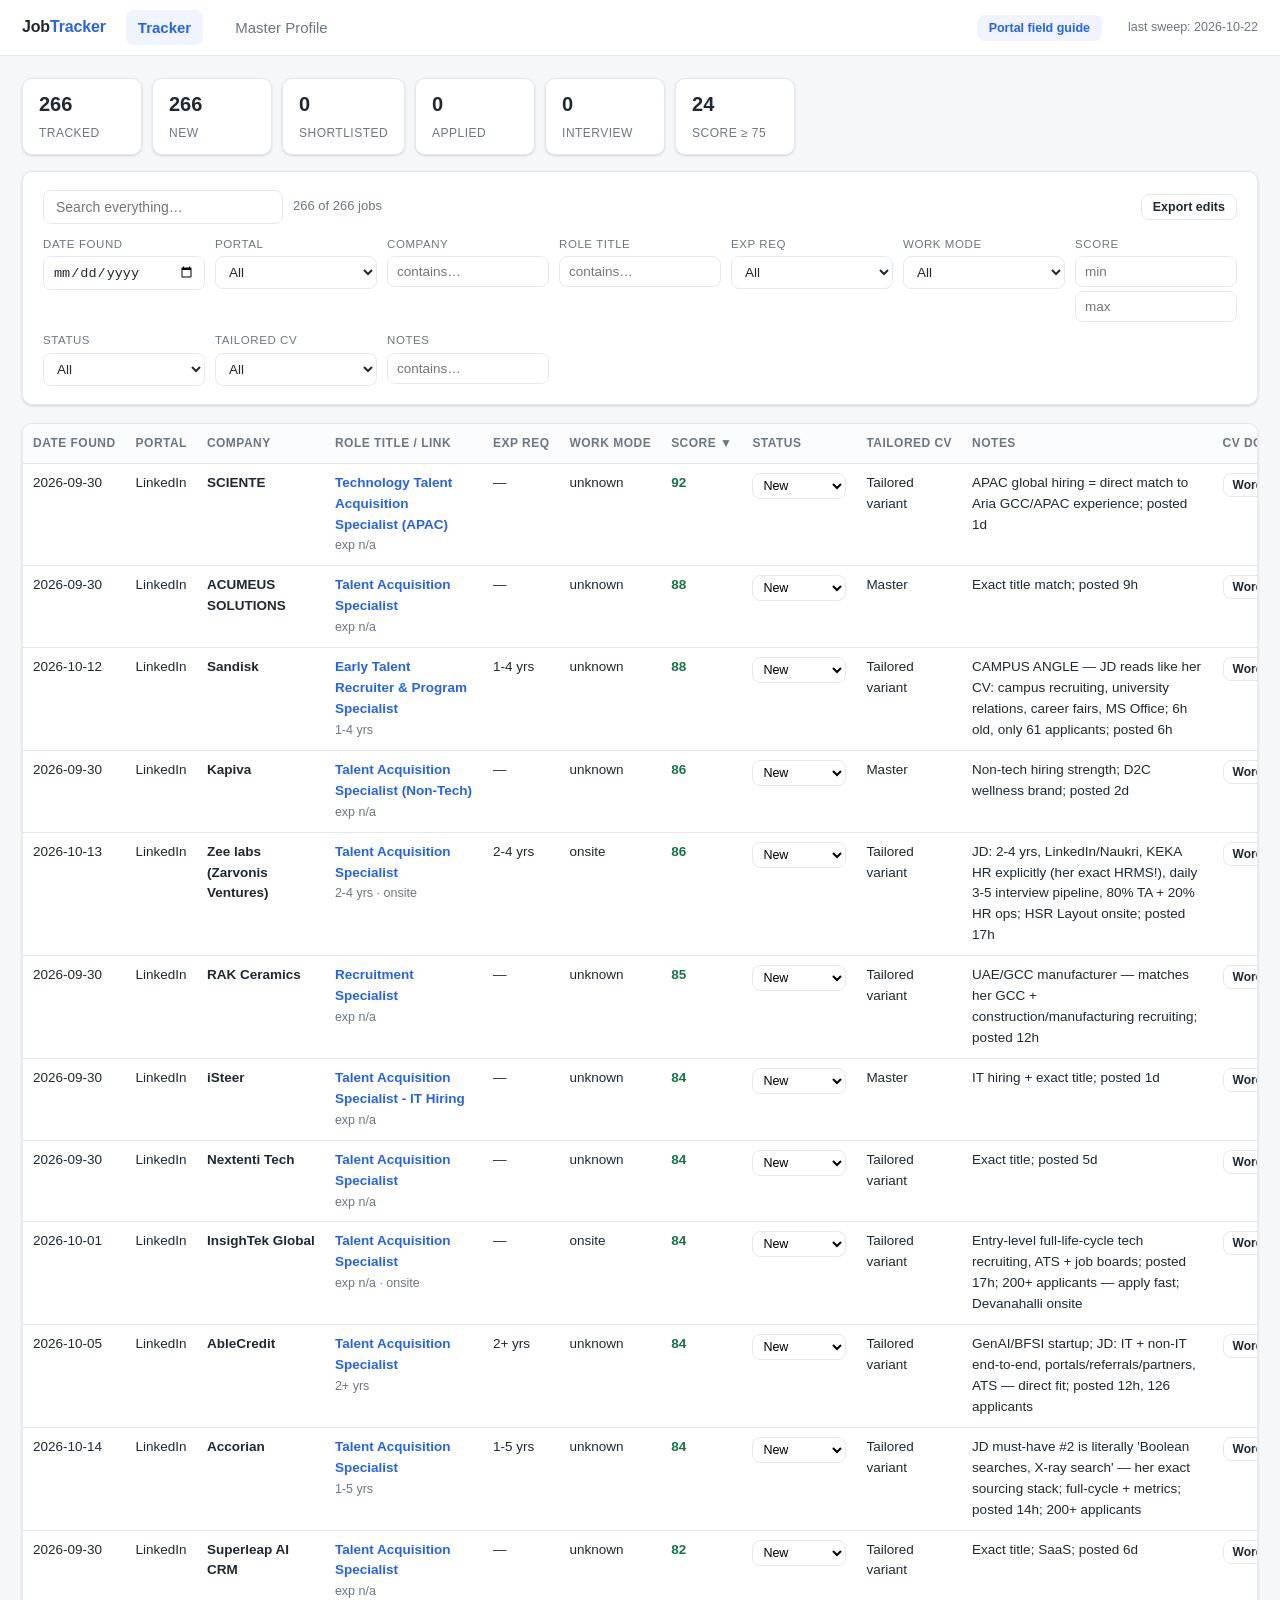
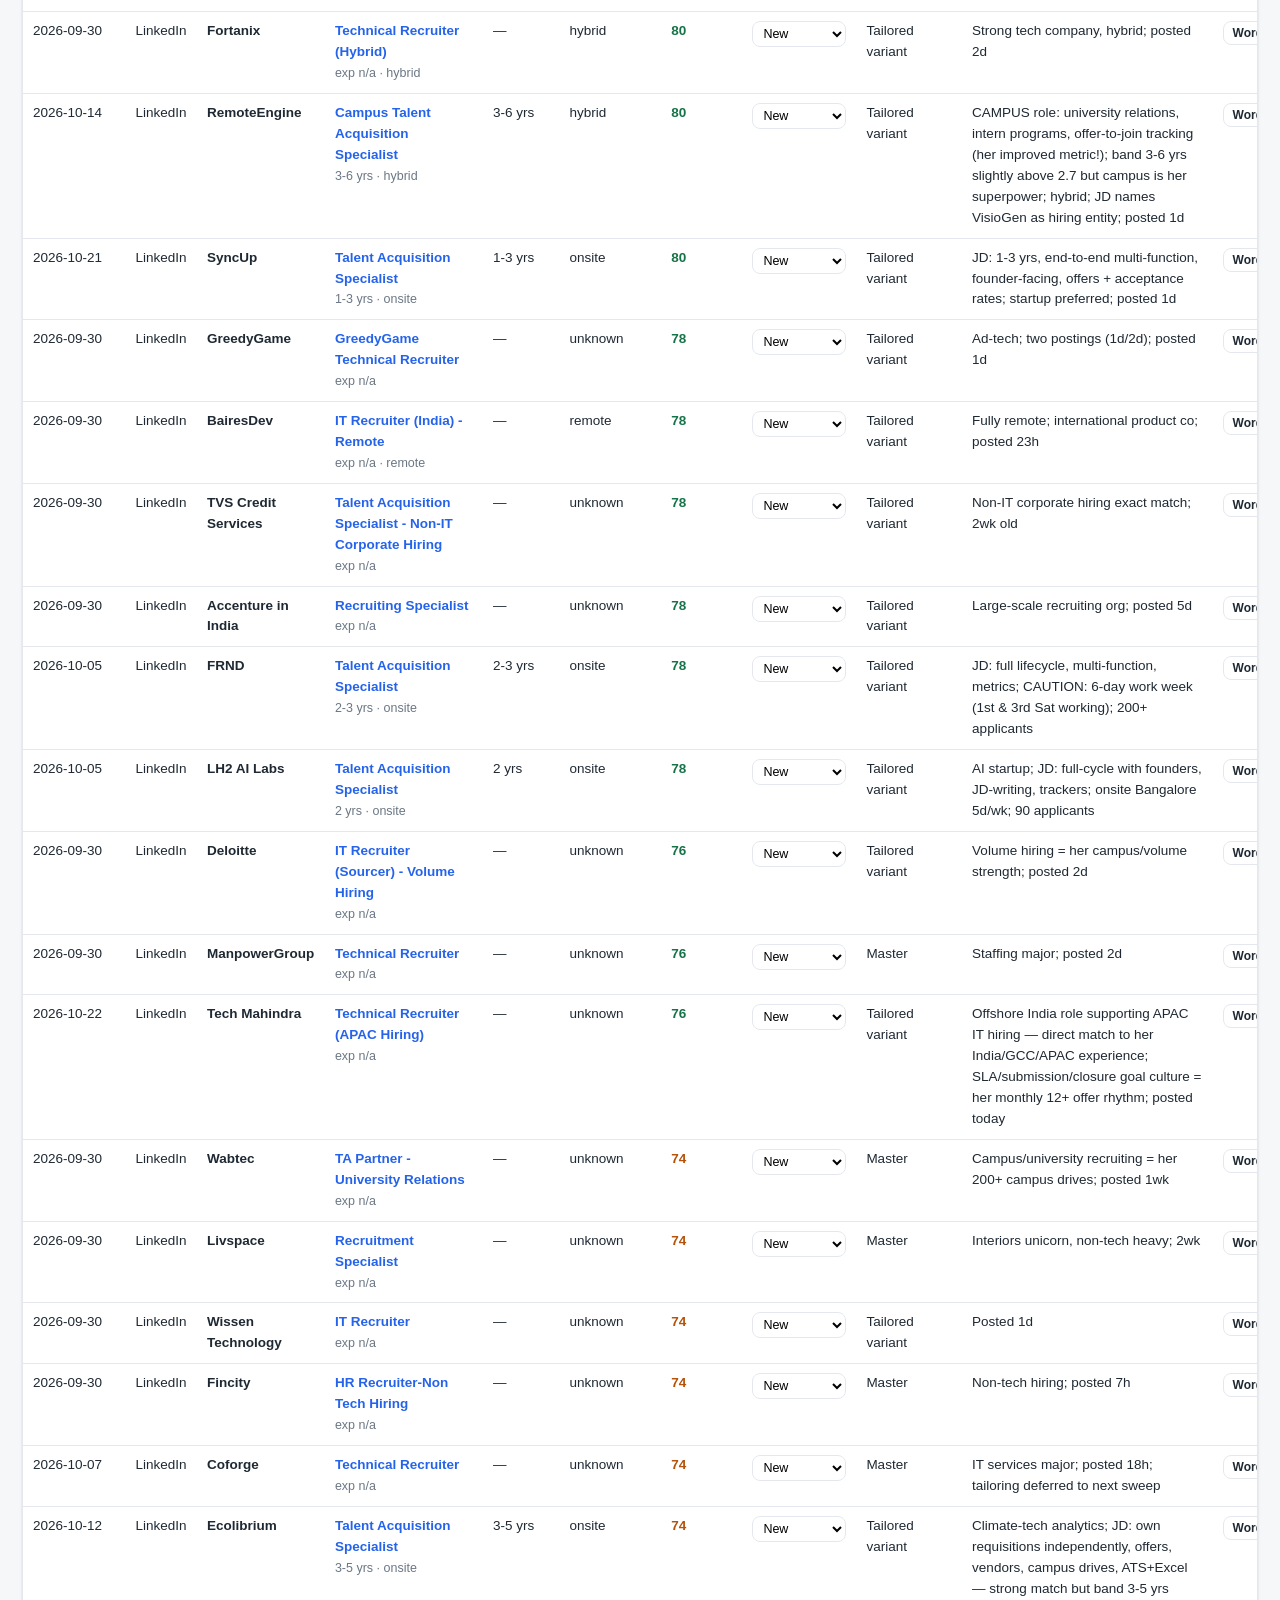
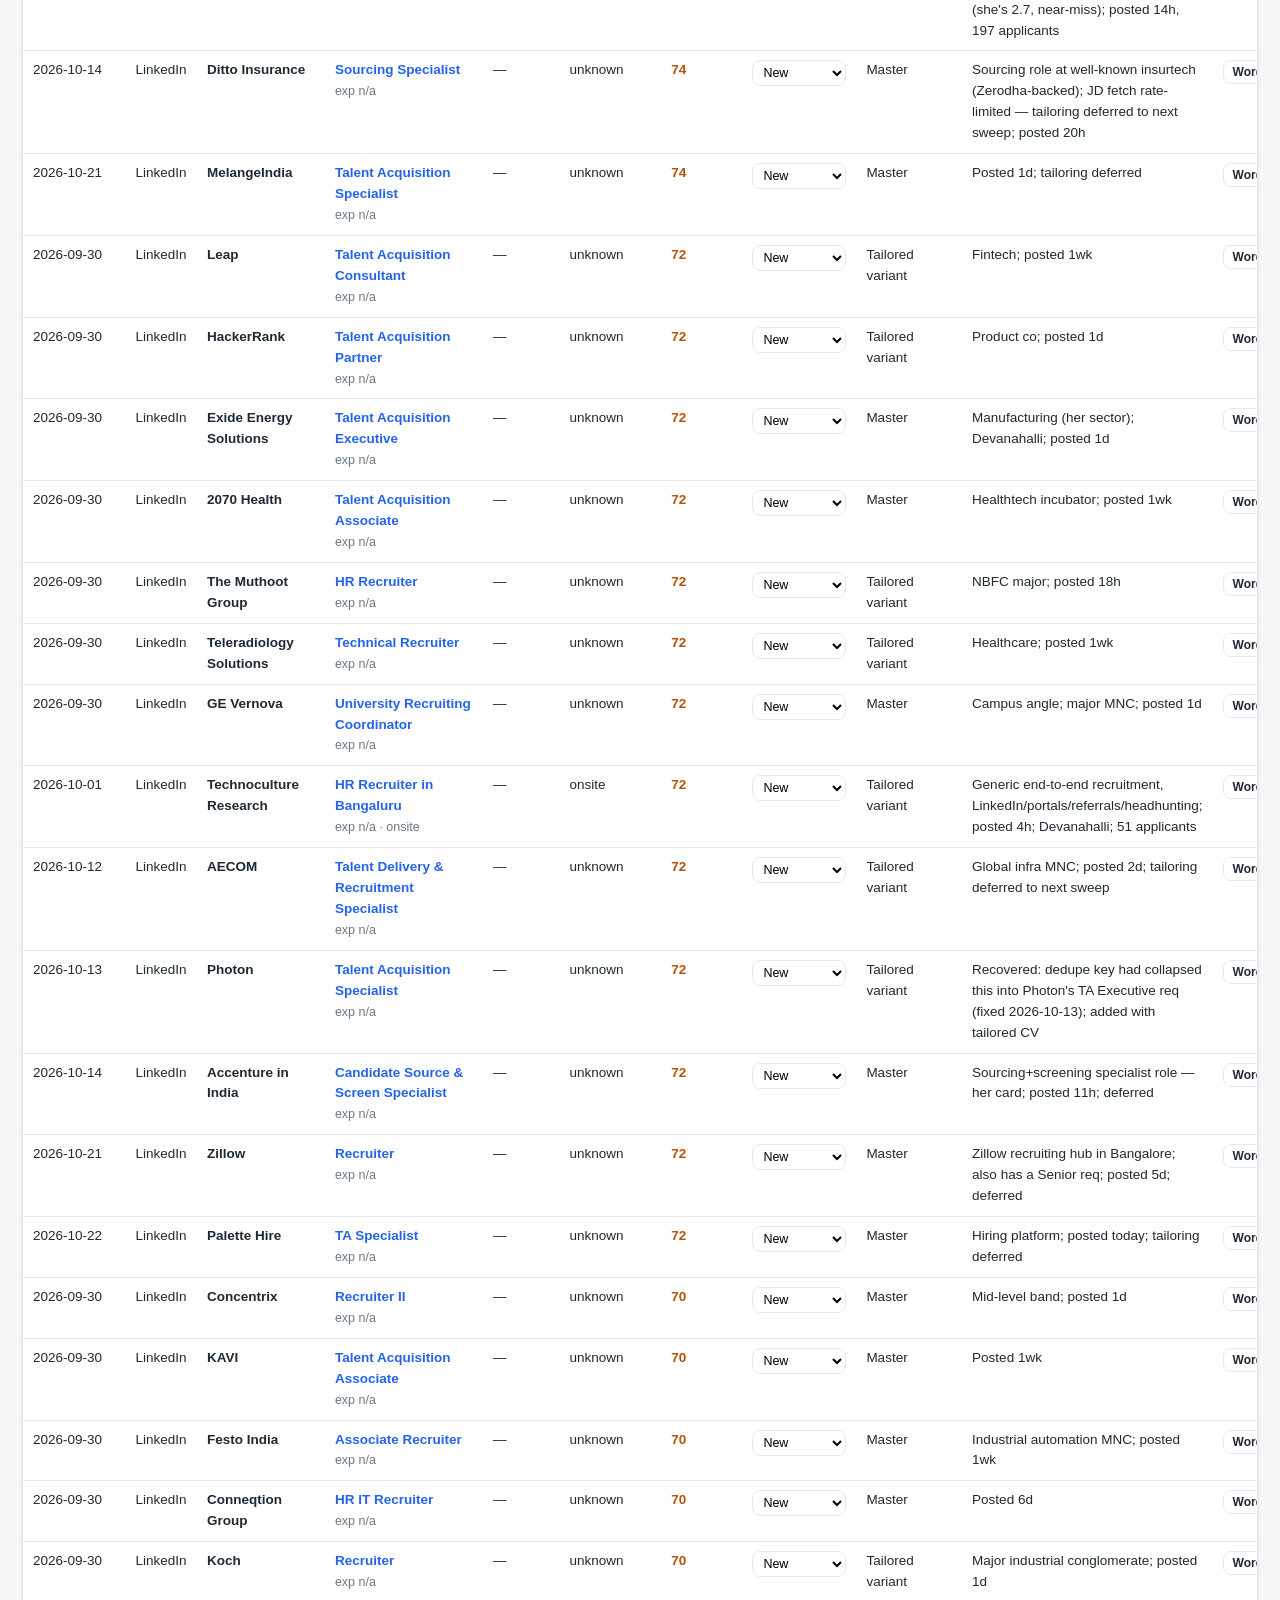
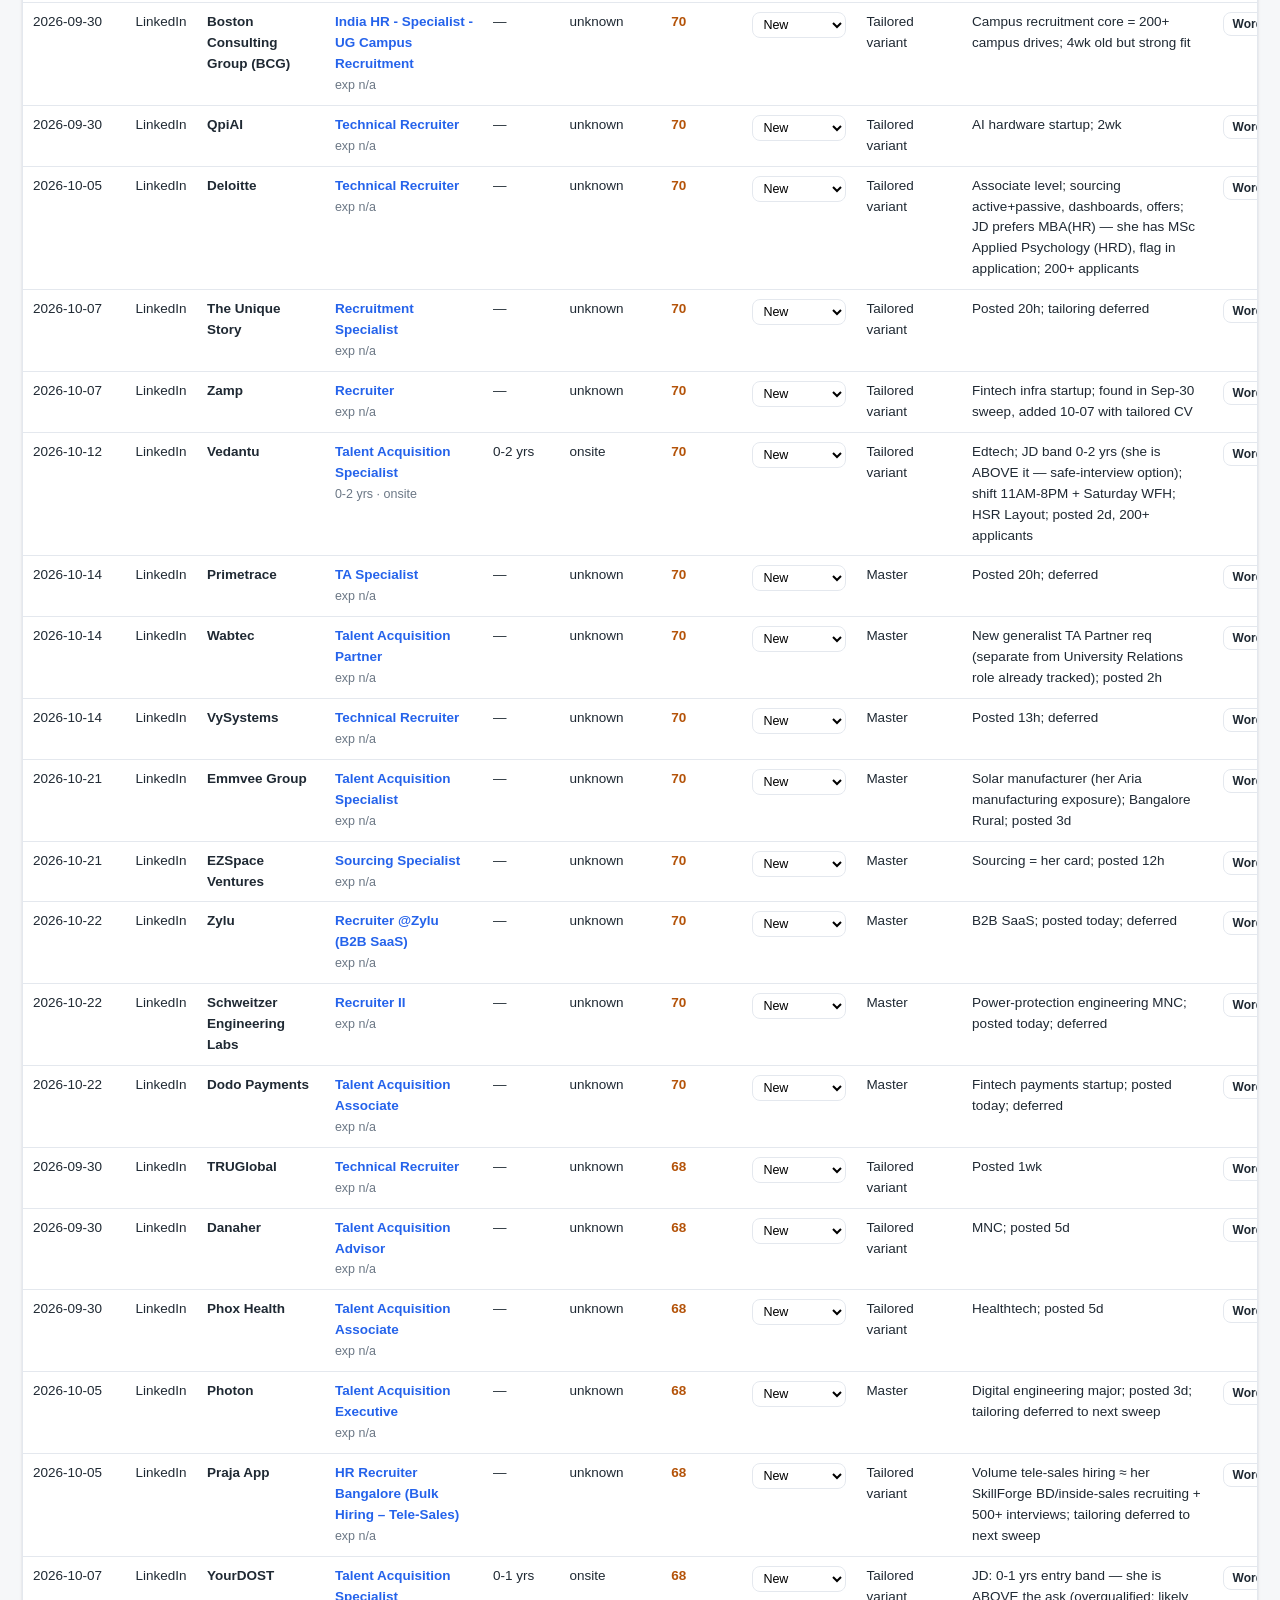
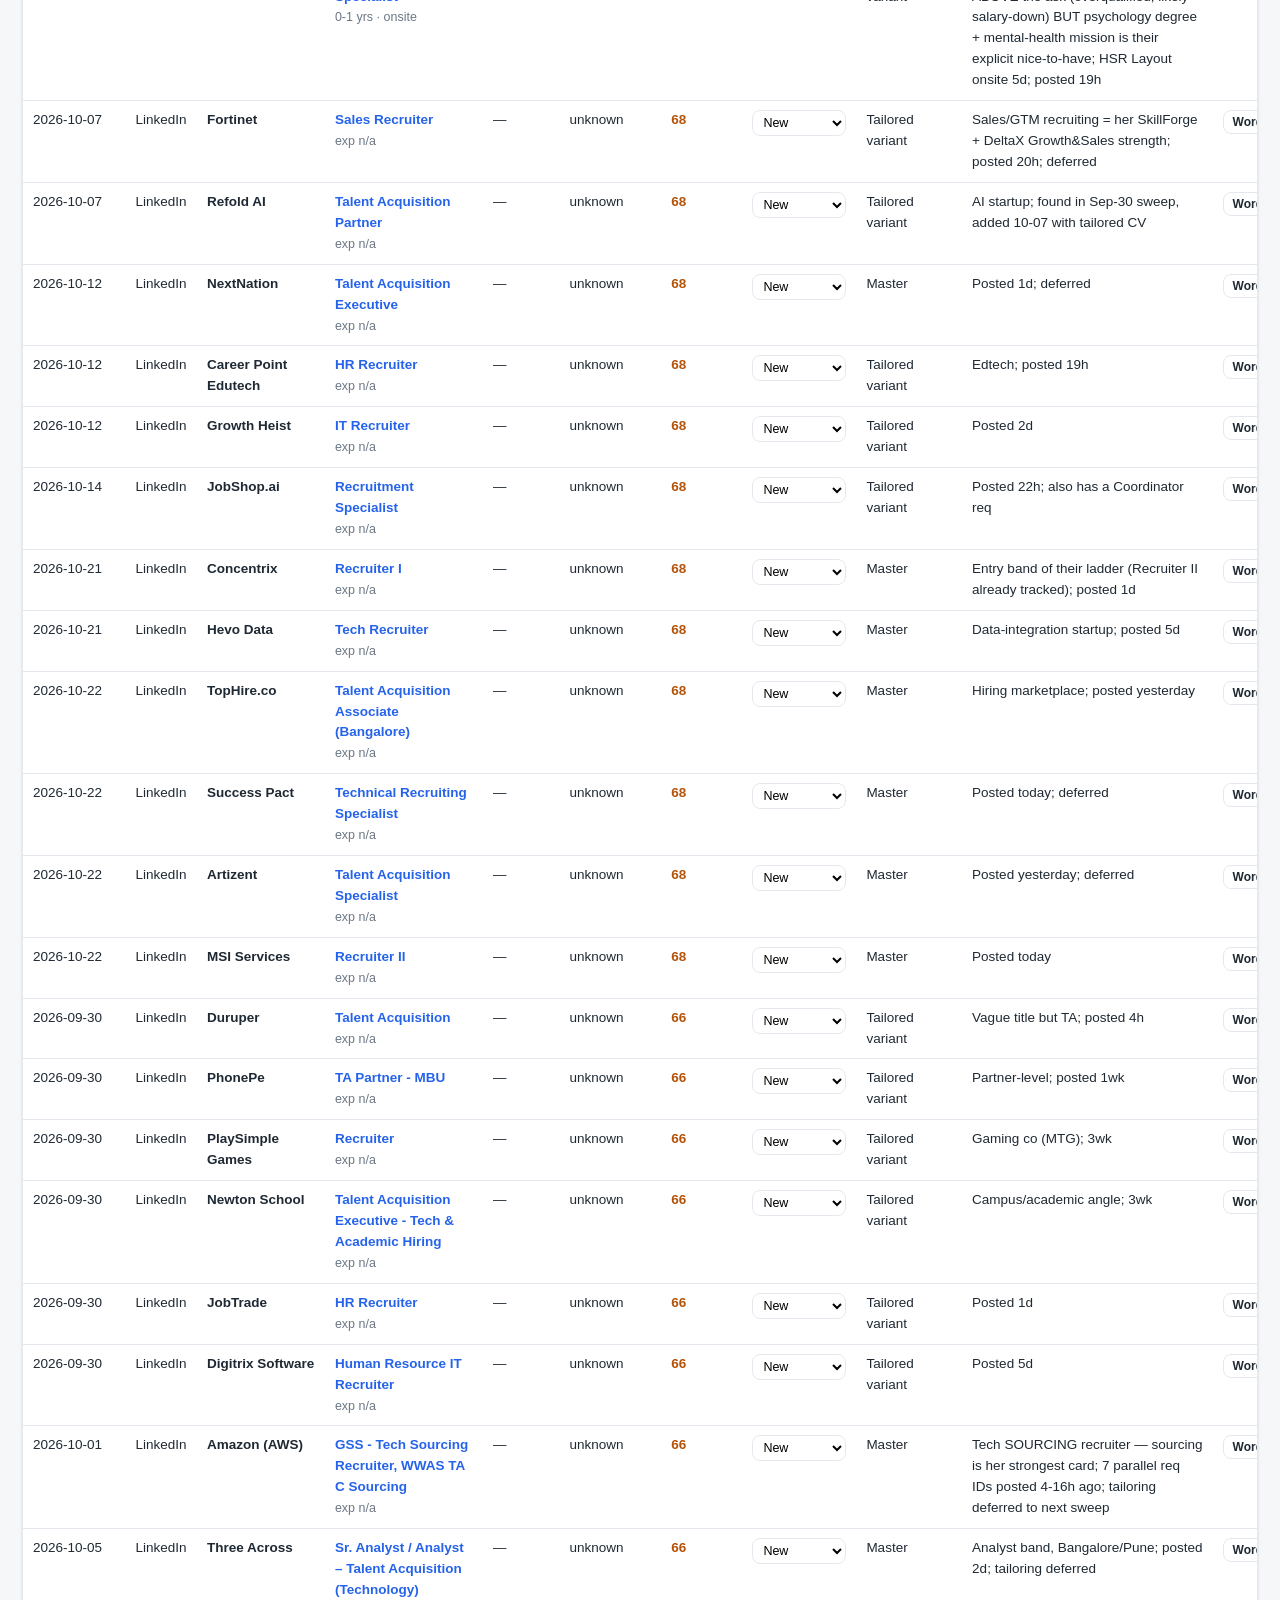
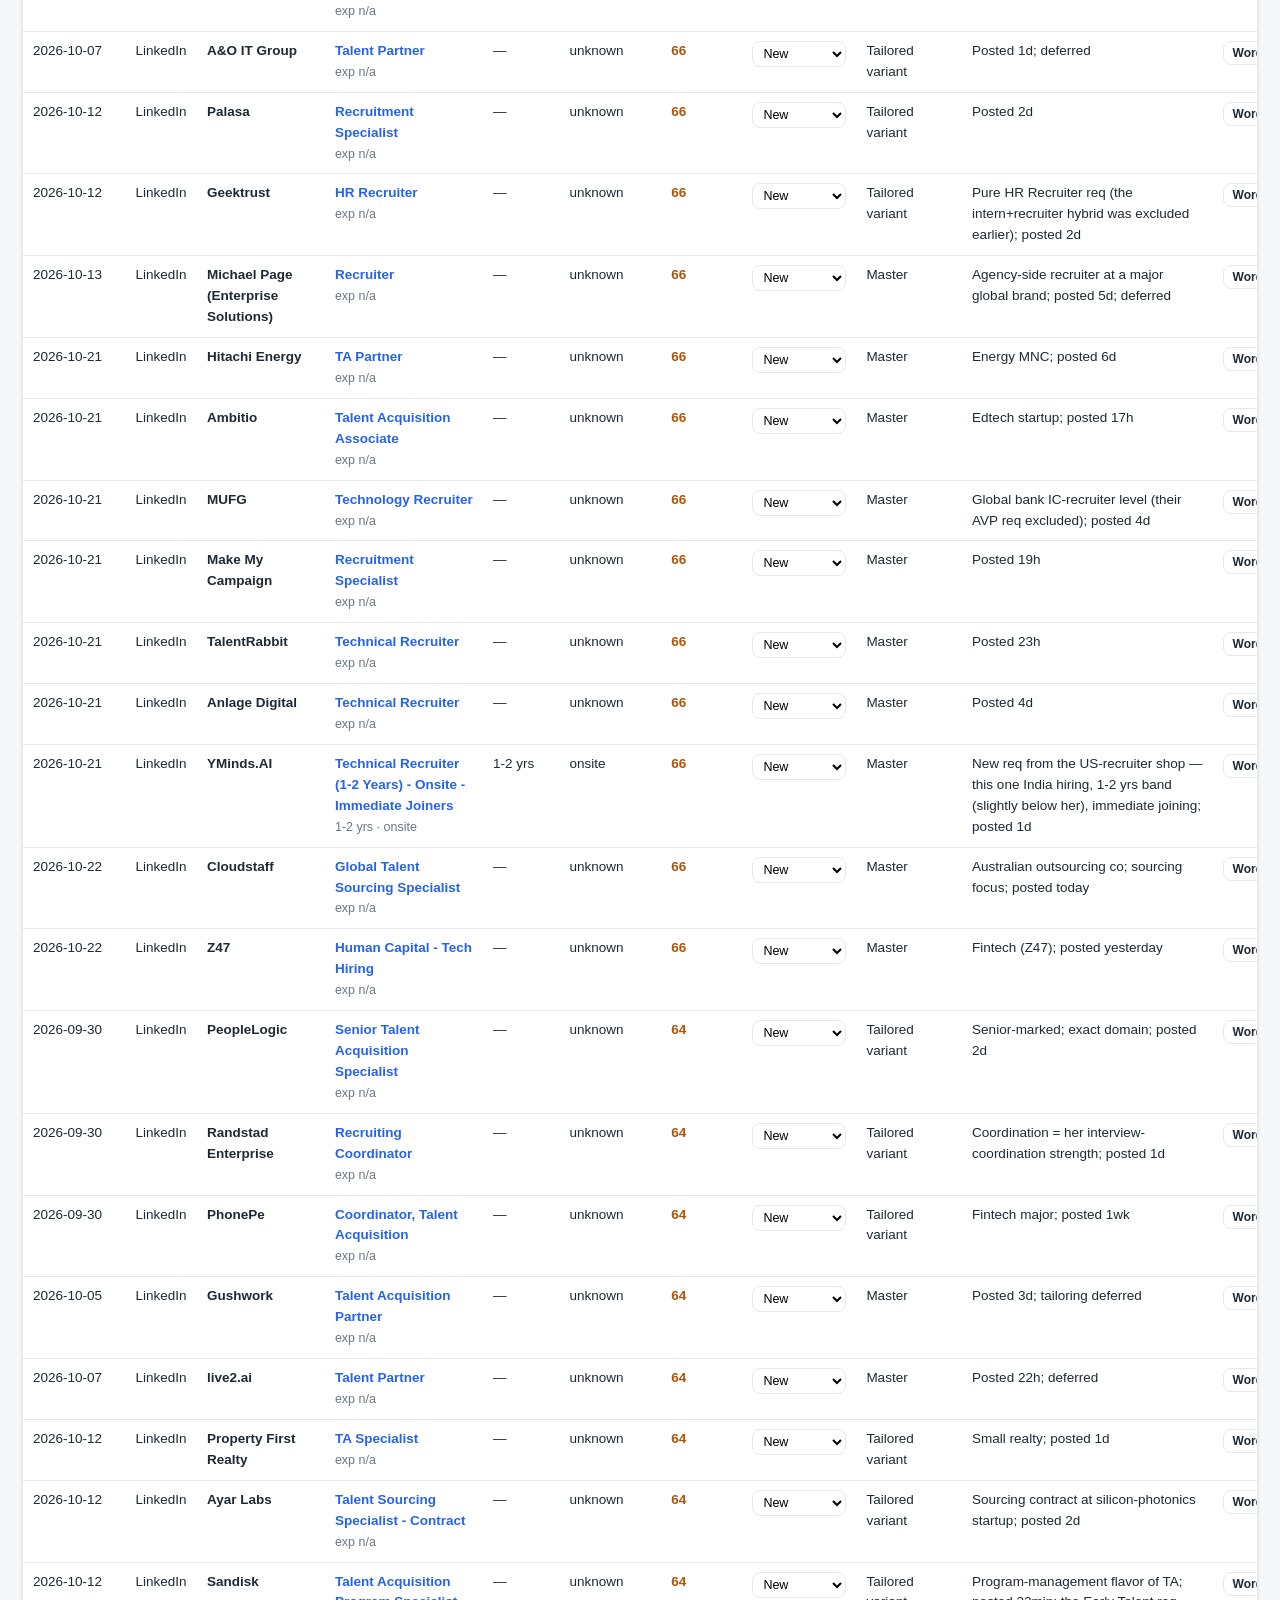
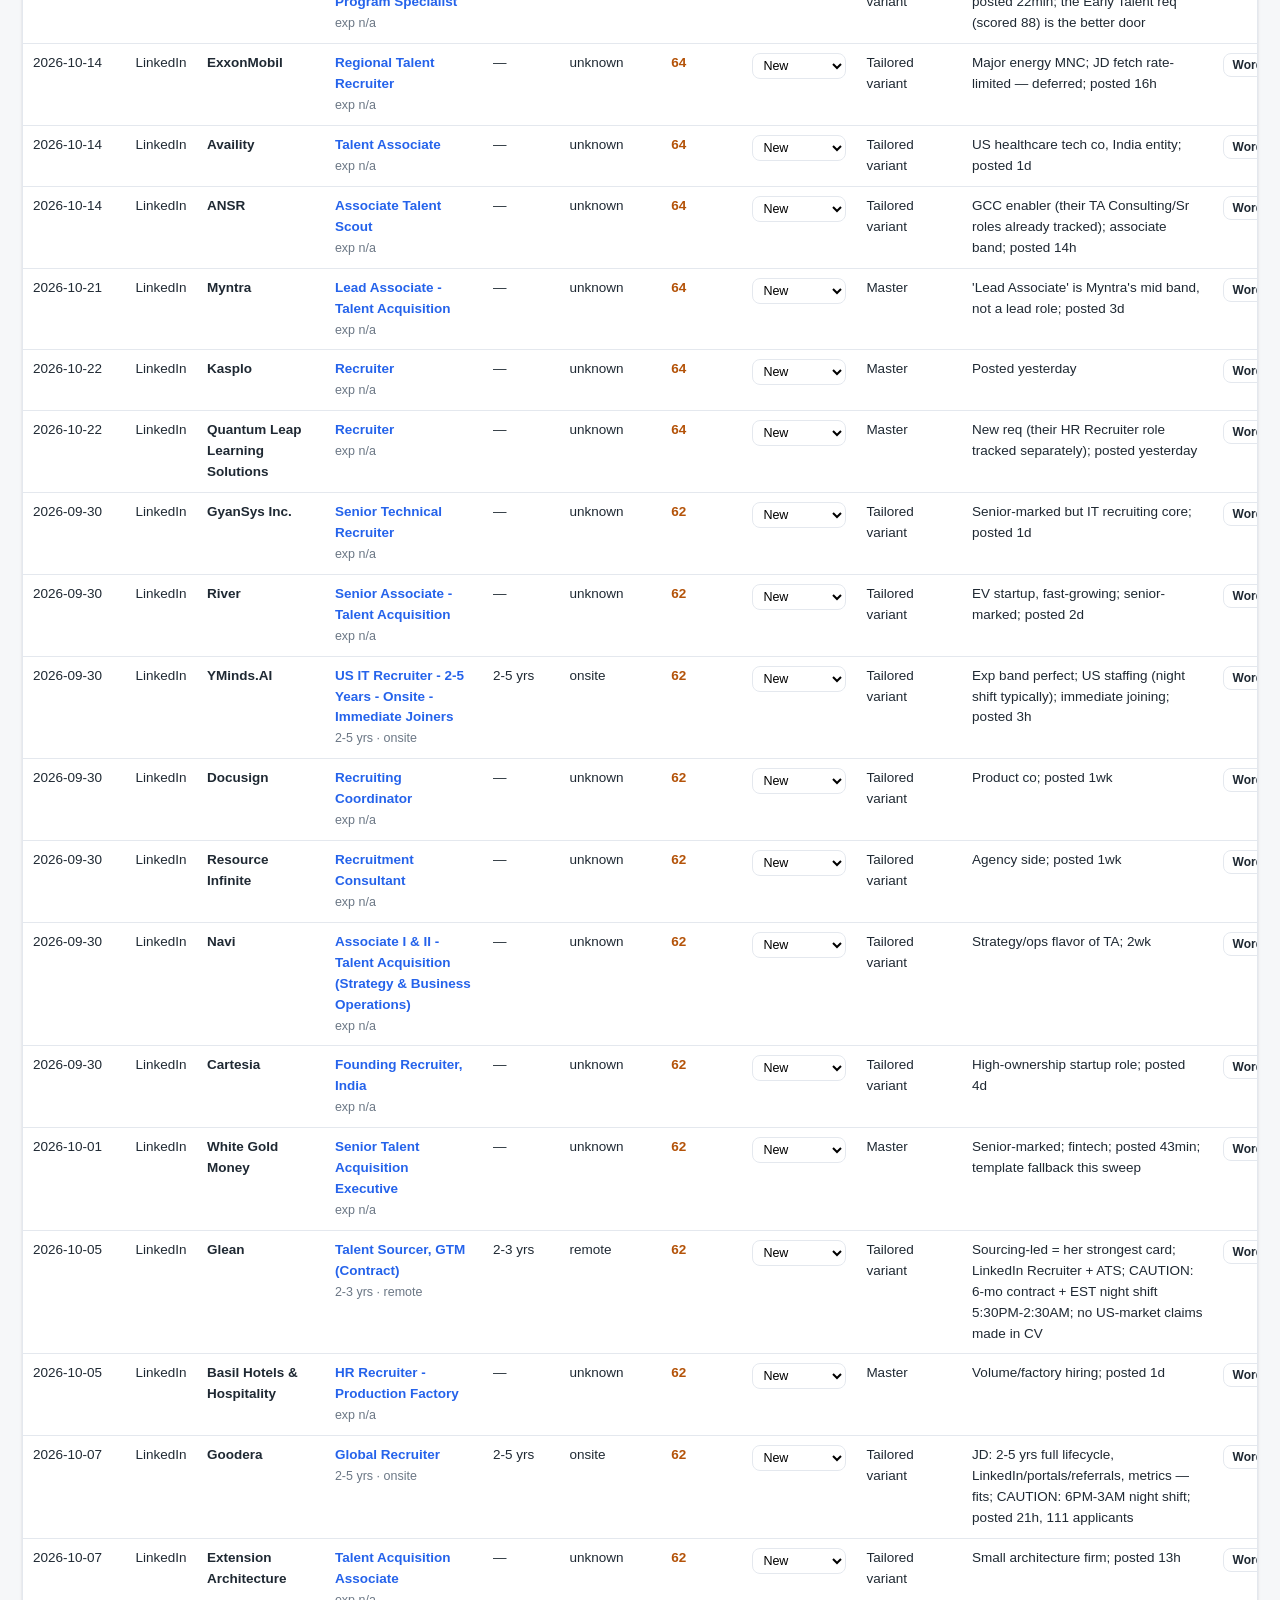
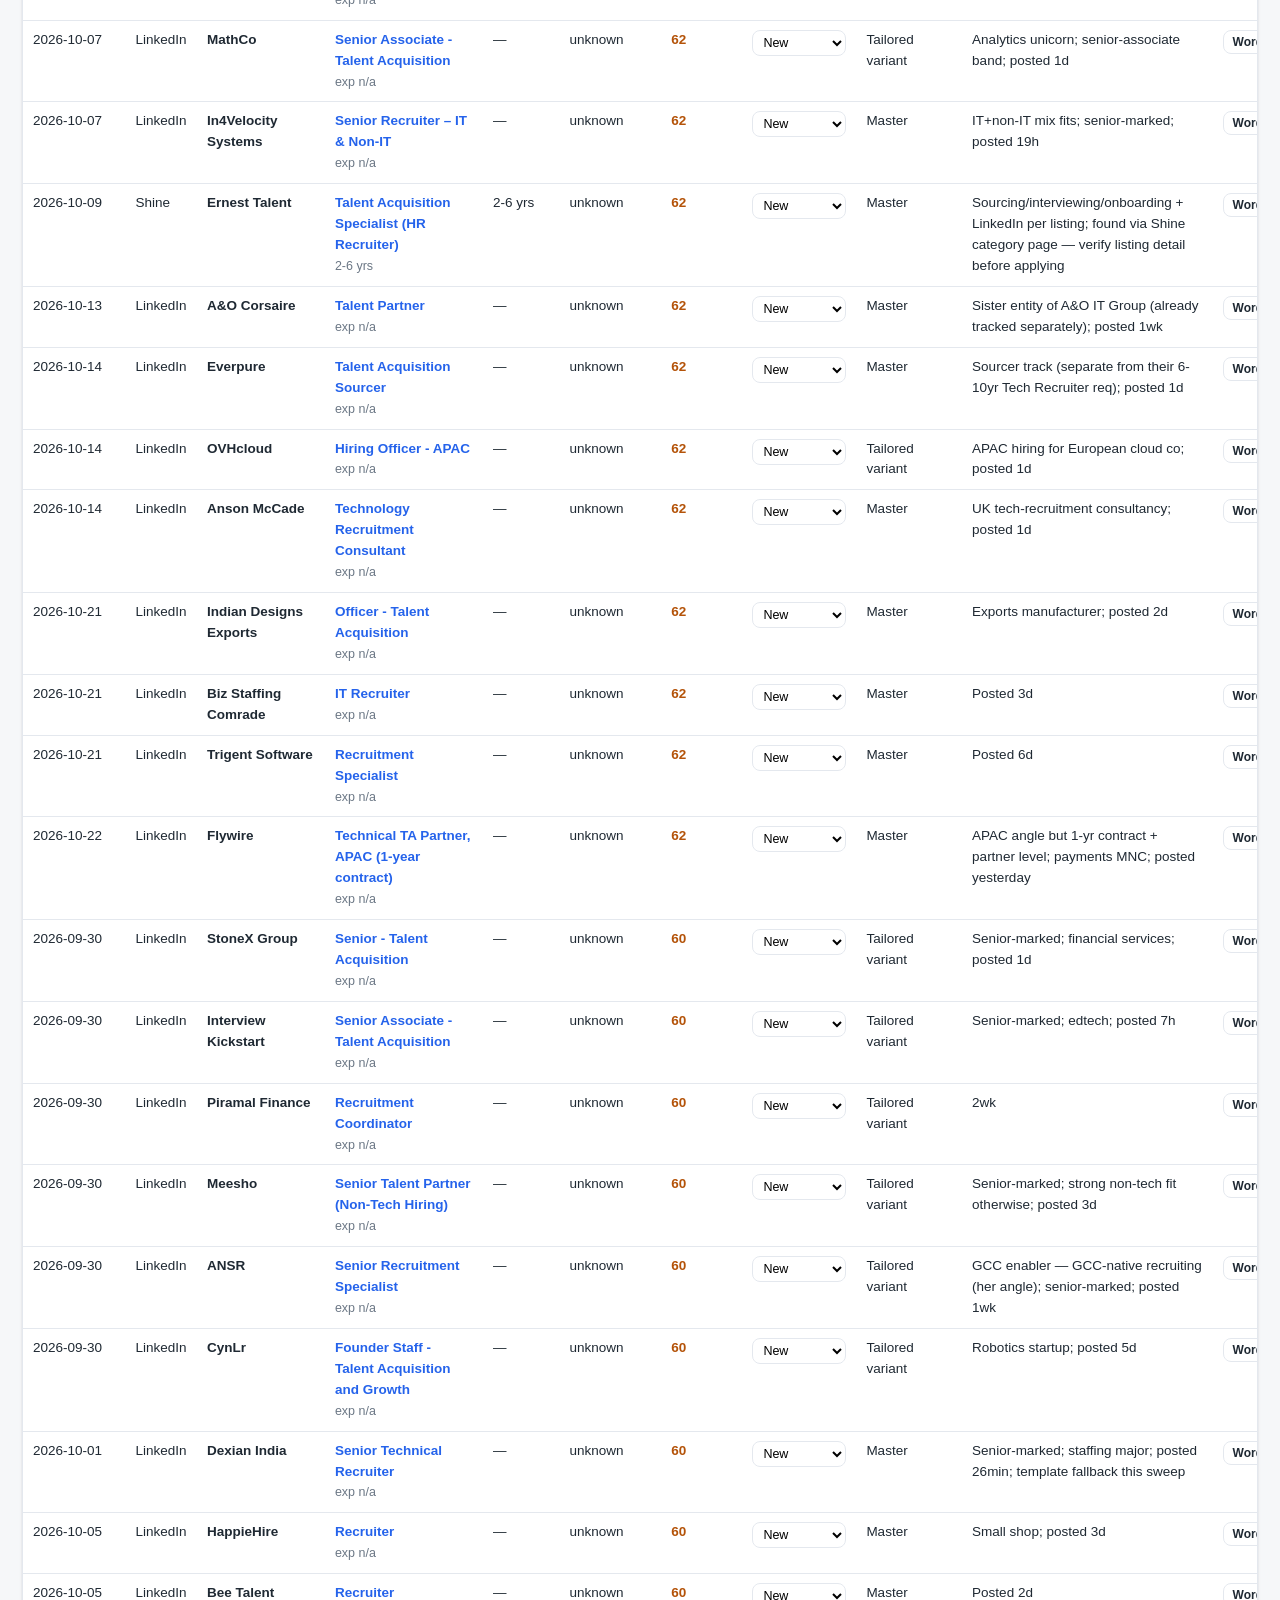
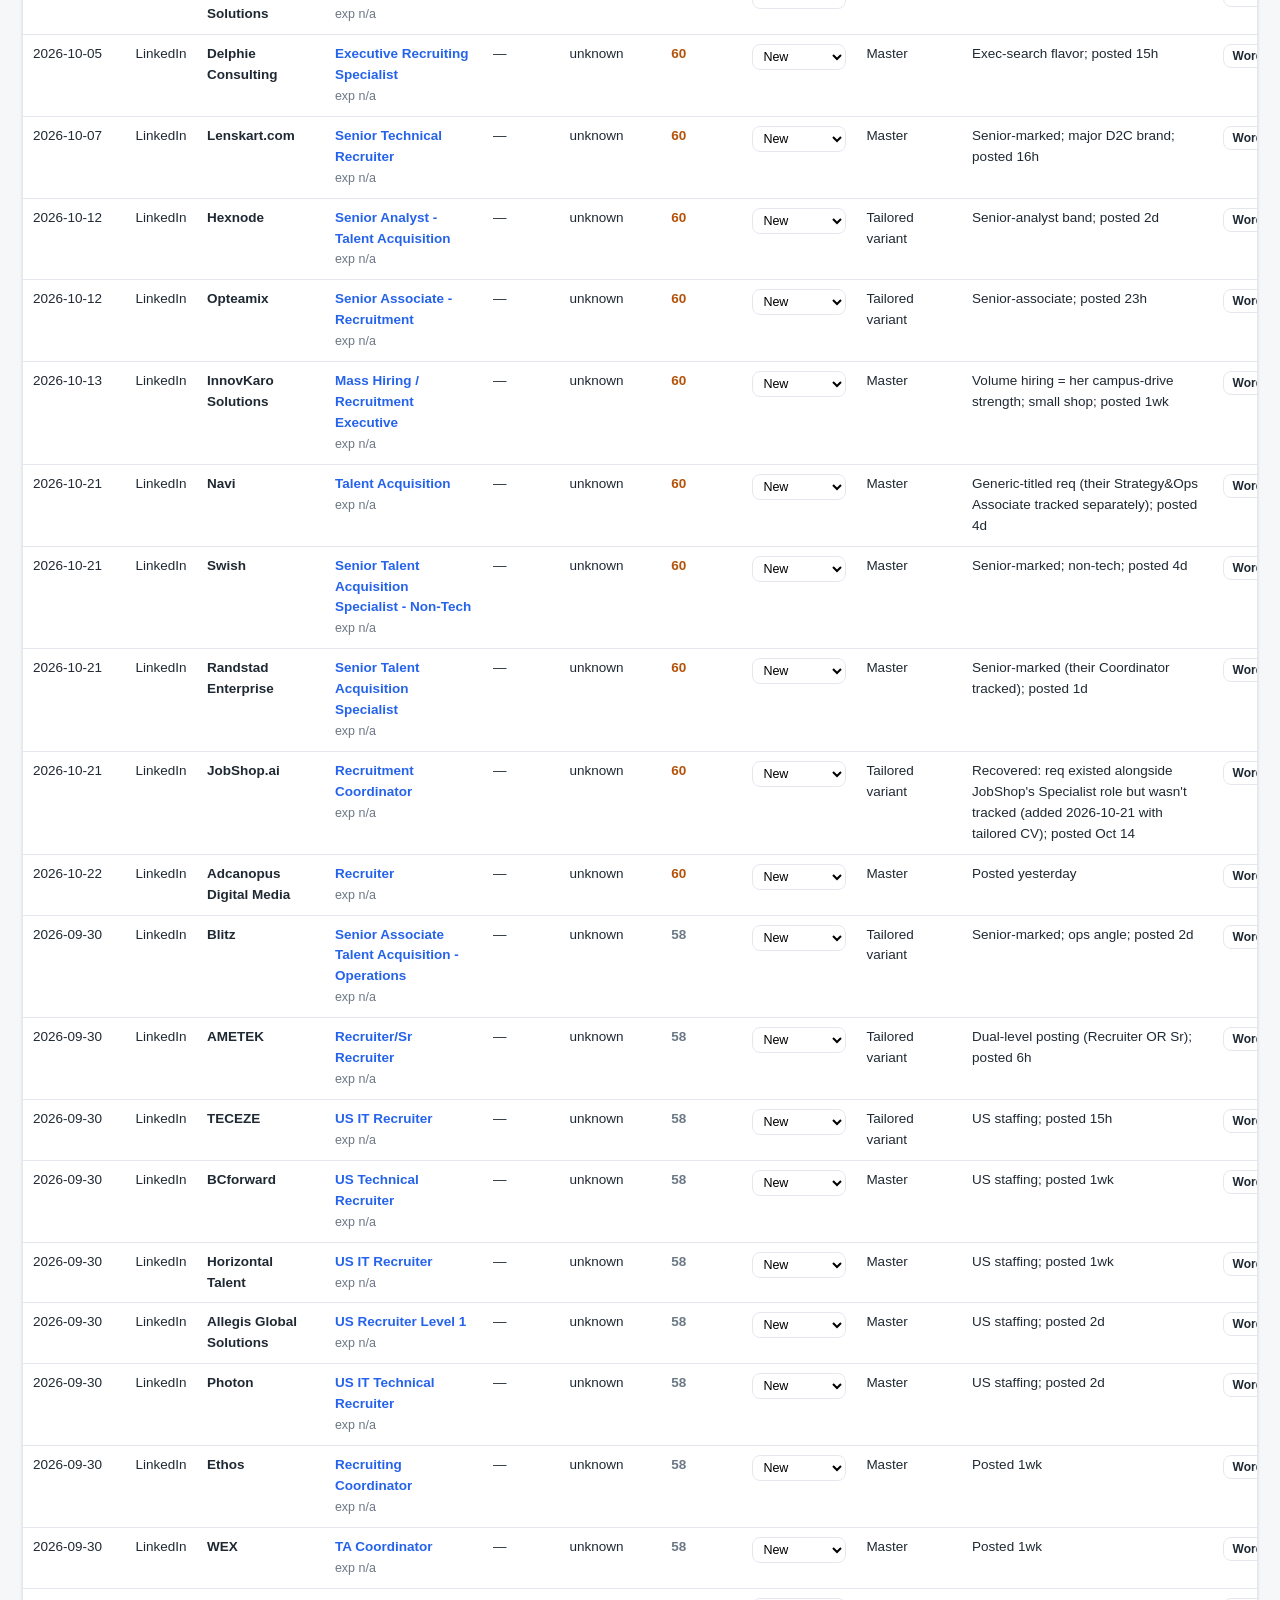
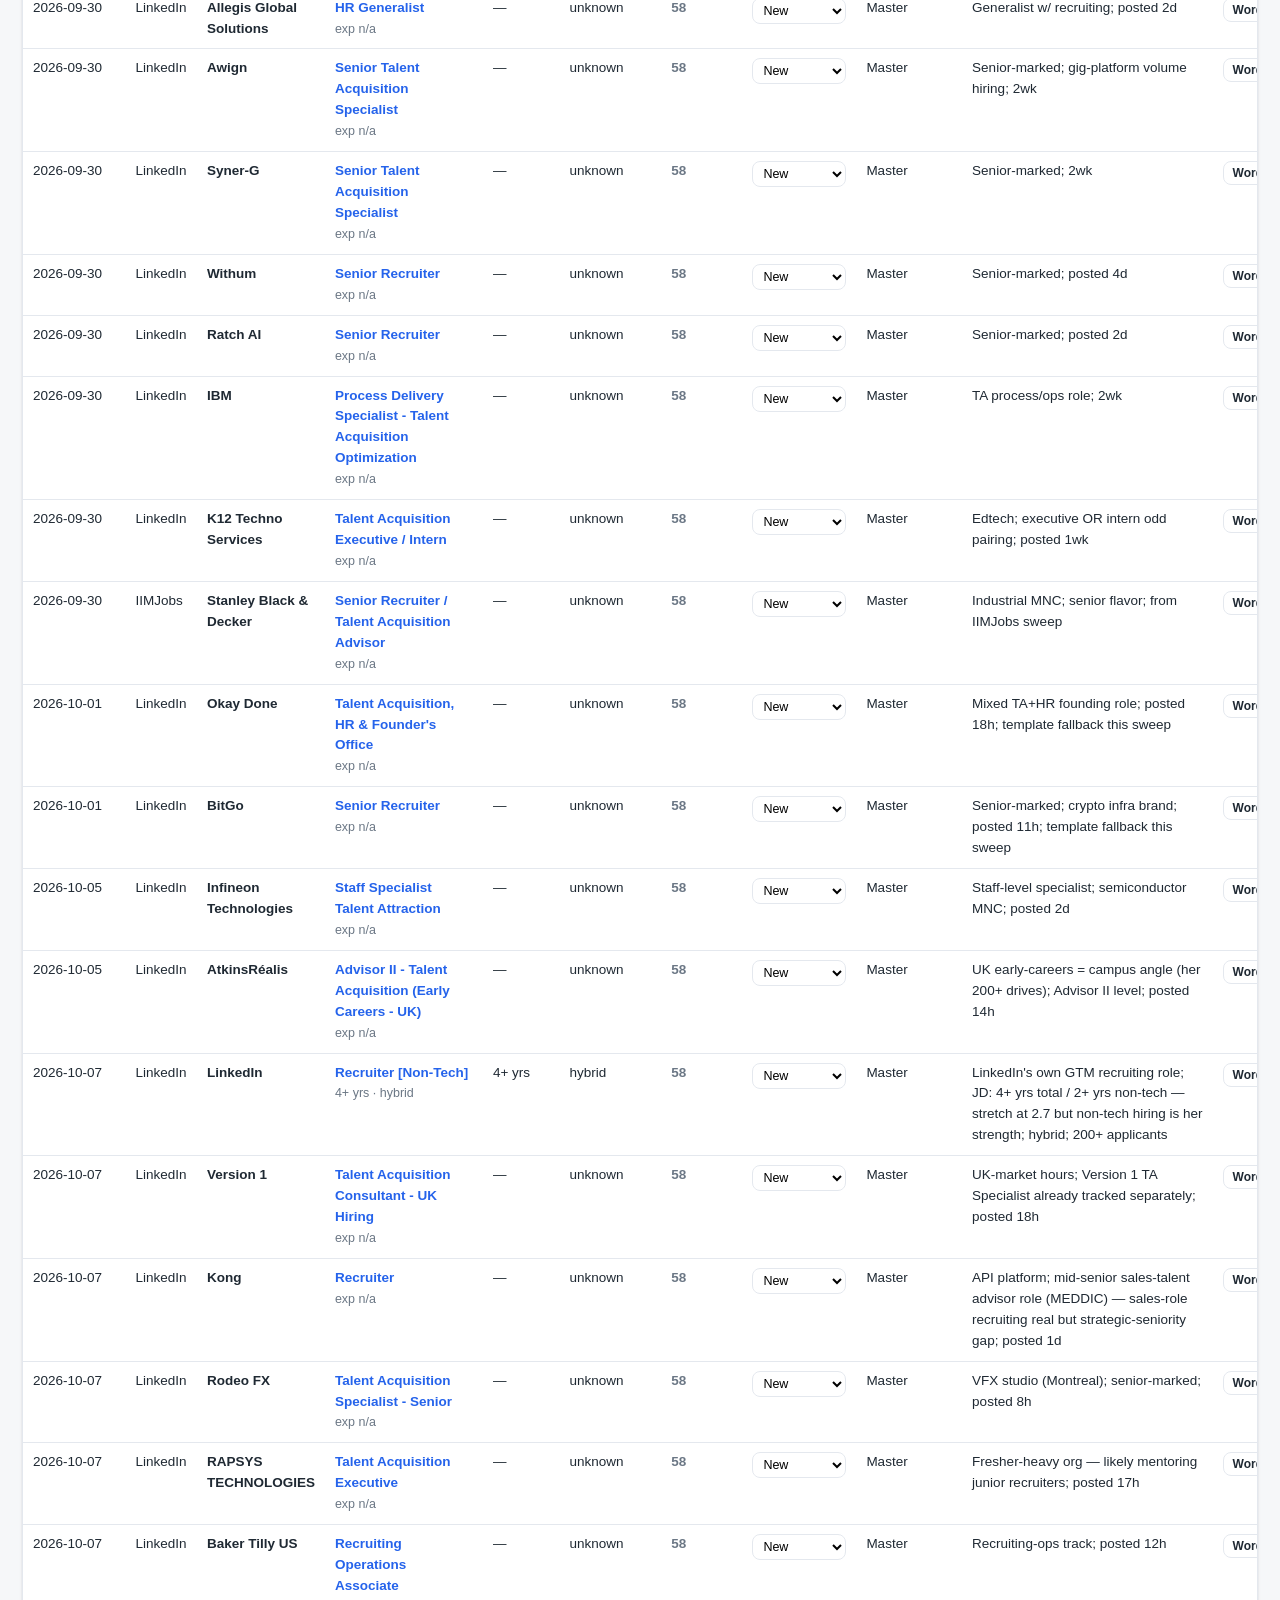
<file: index.html>
<!DOCTYPE html>
<html lang="en">
<head>
  <meta charset="UTF-8">
  <meta name="viewport" content="width=device-width, initial-scale=1">
  <title>Job Search Tracker</title>
  <link rel="stylesheet" href="assets/style.css?v=3">
</head>
<body>
  <nav class="nav">
    <div class="brand">Job<span>Tracker</span></div>
    <a class="tab active" href="index.html">Tracker</a>
    <a class="tab" href="profile.html">Master Profile</a>
    <div class="spacer"></div>
    <button class="btn guide" id="portalGuide" style="margin-right:6px">Portal field guide</button>
    <div class="meta" id="generated"></div>
  </nav>

  <div class="wrap">
    <div class="stats" id="stats"></div>

    <div class="card">
      <div class="toolbar">
        <input id="globalSearch" placeholder="Search everything…" style="padding:8px 12px;border:1px solid var(--line);border-radius:8px;min-width:240px;font-size:14px">
        <span class="count" id="count"></span>
        <span class="spacer"></span>
        <span class="chip" id="chip"><b>0</b> local edits · unsynced</span>
        <button class="btn" id="exportEdits">Export edits</button>
      </div>
      <div class="filters" id="filters"></div>
    </div>

    <div class="tablewrap">
      <table>
        <thead>
          <tr>
            <th data-k="date_found">Date Found</th>
            <th data-k="portal">Portal</th>
            <th data-k="company">Company</th>
            <th data-k="title">Role Title / Link</th>
            <th data-k="exp_req">Exp Req</th>
            <th data-k="work_mode">Work Mode</th>
            <th data-k="score">Score ▼</th>
            <th data-k="status">Status</th>
            <th data-k="tailored_cv">Tailored CV</th>
            <th data-k="notes">Notes</th>
            <th>CV Downloads</th>
          </tr>
        </thead>
        <tbody id="tbody"></tbody>
      </table>
    </div>

    <p style="color:var(--muted);font-size:12.5px;margin-top:14px">
      Status edits and CV contact details are stored in this browser only — use <b>Export edits</b> on the tracker and <b>Export</b> on the
      profile page to hand changes back for syncing. Word/PDF CVs are generated on your device when clicked.
    </p>
  </div>

  <div class="modal-backdrop" id="modalBackdrop">
    <div class="modal">
      <header><h3 id="modalTitle"></h3><button class="x" id="modalClose" aria-label="Close">✕</button></header>
      <div class="body" id="modalBody"></div>
    </div>
  </div>

  <script src="assets/cv.js?v=3"></script>
  <script src="assets/app.js?v=3"></script>
</body>
</html>
</file>
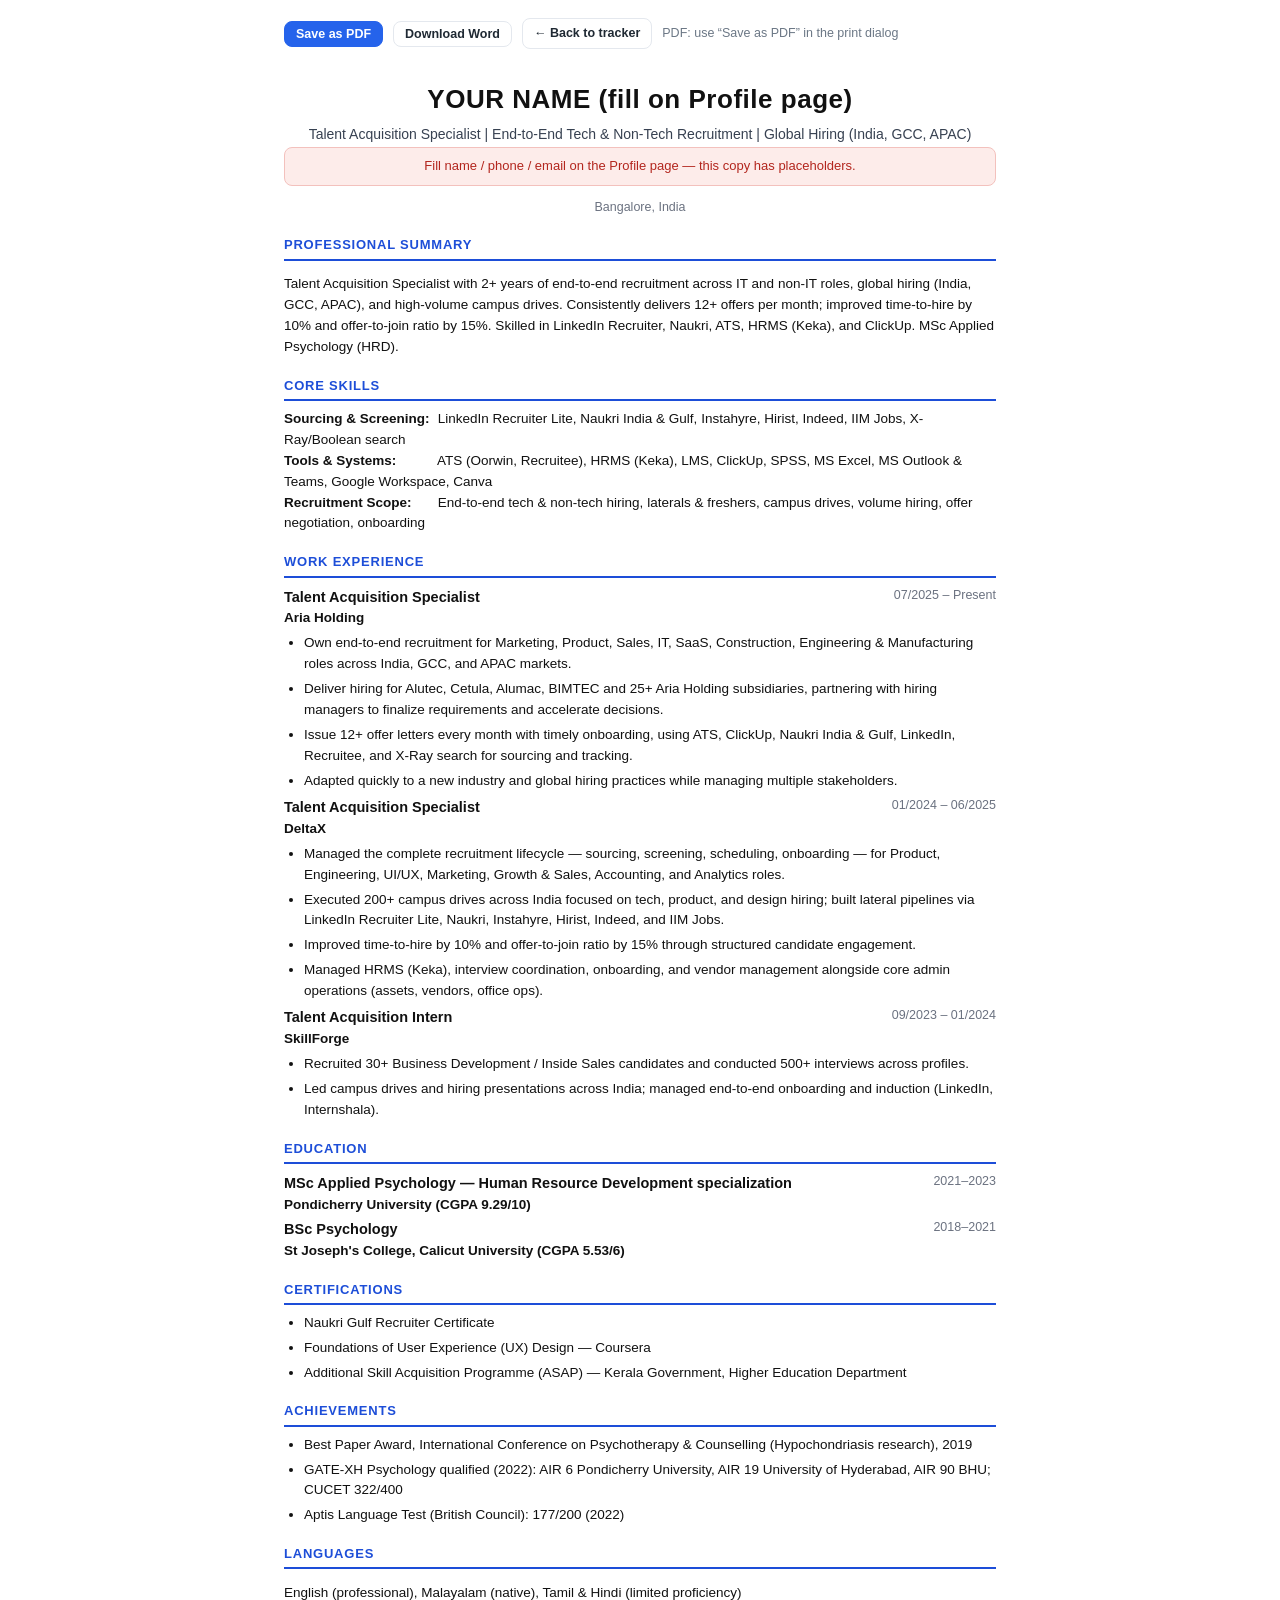
<file: cv.html>
<!DOCTYPE html>
<html lang="en">
<head>
  <meta charset="UTF-8">
  <meta name="viewport" content="width=device-width, initial-scale=1">
  <title>CV — Print View</title>
  <link rel="stylesheet" href="assets/style.css?v=3">
</head>
<body class="cvpage">
  <div class="noprint" style="max-width:760px;margin:18px auto 0;padding:0 24px;display:flex;gap:10px;align-items:center">
    <button class="btn primary" onclick="window.print()">Save as PDF</button>
    <button class="btn" id="docxBtn">Download Word</button>
    <a class="btn" href="index.html">← Back to tracker</a>
    <span style="color:var(--muted);font-size:12.5px">PDF: use “Save as PDF” in the print dialog</span>
  </div>
  <div class="cvdoc" id="cvdoc"></div>

  <script src="assets/cv.js?v=3"></script>
  <script>
    (async () => {
      const params = new URLSearchParams(location.search);
      const r = await fetch("data/jobs.json");
      const data = await r.json();
      const job = data.jobs.find((j) => j.id === params.get("job")) || null;
      const m = await CV.buildCvModel(job);
      const esc = (s) => String(s ?? "").replace(/[&<>]/g, (c) => ({ "&": "&amp;", "<": "&lt;", ">": "&gt;" }[c]));
      const contactLine = [m.contact.phone, m.contact.email, m.contact.linkedin, m.contact.location].filter(Boolean)
        .map((s) => esc(s)).join("  |  ");
      document.getElementById("cvdoc").innerHTML = `
        <p class="cvname">${esc(m.name)}</p>
        <p class="cvheadline">${esc(job ? job.title + " — " + m.headline : m.headline)}</p>
        ${m.contactIncomplete ? '<div class="cvwarn">Fill name / phone / email on the Profile page — this copy has placeholders.</div>' : ""}
        ${contactLine ? `<p class="cvcontact">${contactLine}</p>` : ""}
        <h3>Professional Summary</h3><p>${esc(m.summary)}</p>
        <h3>Core Skills</h3>
        ${m.skills.map((s) => `<div class="skillrow"><b>${esc(s.category)}:</b> ${esc(s.items)}</div>`).join("")}
        <h3>Work Experience</h3>
        ${m.experience.map((x) => `<div class="jobblock">
          <div class="jobhead"><span class="dt">${esc(x.dates)}</span><b>${esc(x.role)}</b><br>
          <span class="co">${esc(x.company)}</span></div>
          <ul>${x.bullets.map((b) => `<li>${esc(b)}</li>`).join("")}</ul>
        </div>`).join("")}
        <h3>Education</h3>
        ${m.education.map((e) => `<div class="jobhead"><span class="dt">${esc(e.dates)}</span><b>${esc(e.degree)}</b><br>
          <span class="co">${esc(e.school)} (${esc(e.note)})</span></div>`).join("")}
        <h3>Certifications</h3><ul>${m.certifications.map((c) => `<li>${esc(c)}</li>`).join("")}</ul>
        <h3>Achievements</h3><ul>${m.achievements.map((a) => `<li>${esc(a)}</li>`).join("")}</ul>
        ${m.languages ? `<h3>Languages</h3><p>${esc(m.languages)}</p>` : ""}`;
      document.getElementById("docxBtn").addEventListener("click", () => CV.downloadDocx(job));
      if (params.get("print") === "1") setTimeout(() => window.print(), 600);
    })();
  </script>
</body>
</html>
</file>
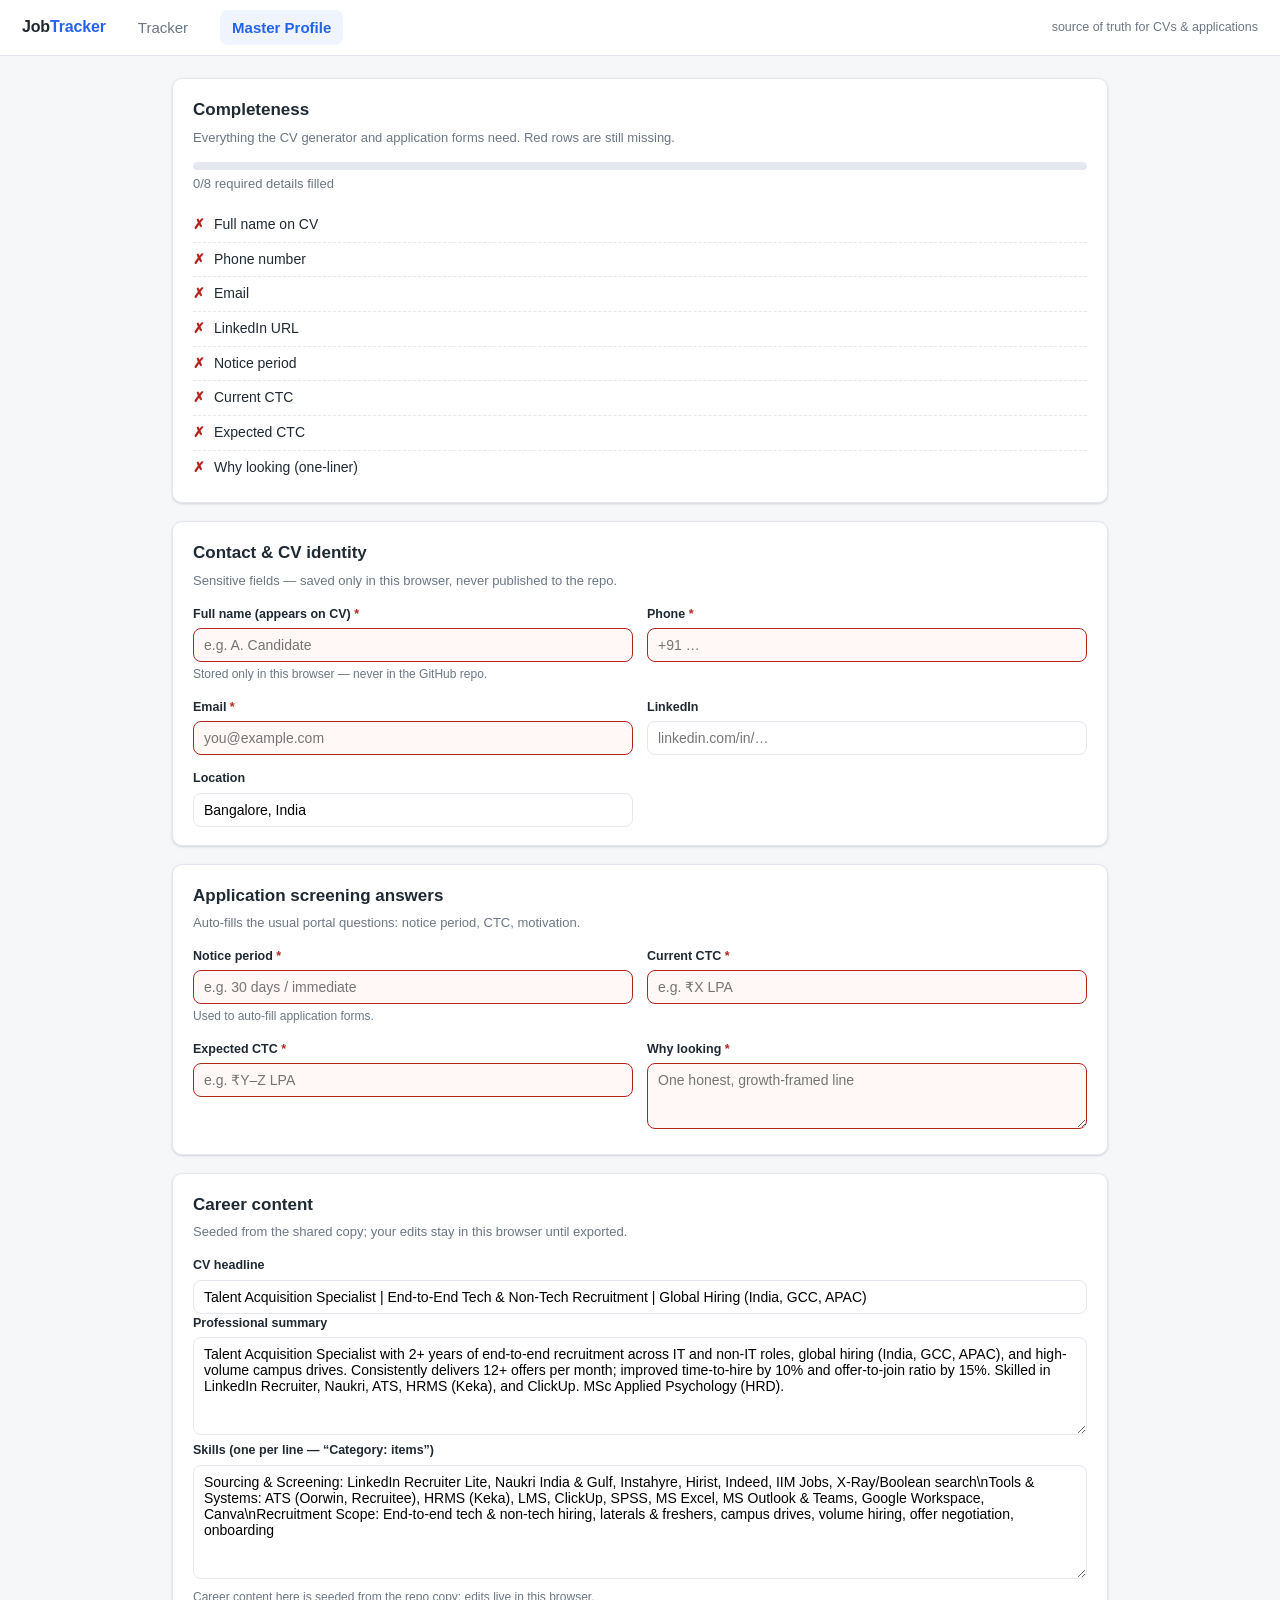
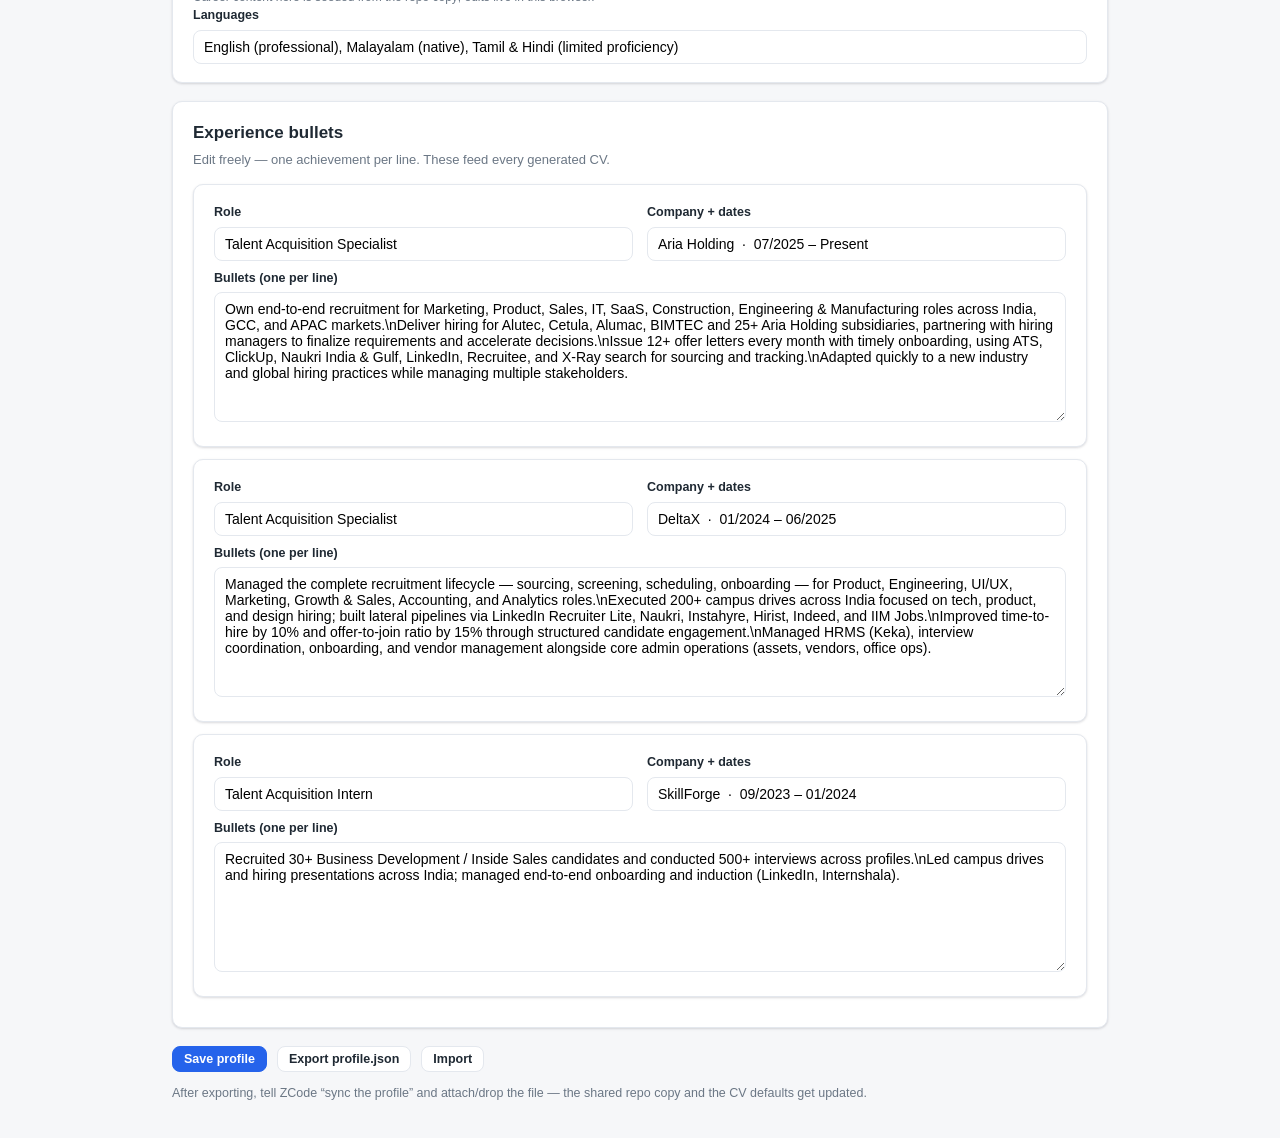
<file: profile.html>
<!DOCTYPE html>
<html lang="en">
<head>
  <meta charset="UTF-8">
  <meta name="viewport" content="width=device-width, initial-scale=1">
  <title>Master Profile — Job Tracker</title>
  <link rel="stylesheet" href="assets/style.css?v=3">
</head>
<body>
  <nav class="nav">
    <div class="brand">Job<span>Tracker</span></div>
    <a class="tab" href="index.html">Tracker</a>
    <a class="tab active" href="profile.html">Master Profile</a>
    <div class="spacer"></div>
    <div class="meta">source of truth for CVs &amp; applications</div>
  </nav>

  <div class="wrap" style="max-width: 980px">
    <div class="card">
      <h2>Completeness</h2>
      <p class="sub">Everything the CV generator and application forms need. Red rows are still missing.</p>
      <div class="progressbar"><i id="progressbar" style="width:0%"></i></div>
      <div class="sub" id="progresslabel"></div>
      <ul class="checks" id="checks"></ul>
    </div>

    <div class="card">
      <h2>Contact &amp; CV identity</h2>
      <p class="sub">Sensitive fields — saved only in this browser, never published to the repo.</p>
      <div class="grid2" id="contactForm"></div>
    </div>

    <div class="card">
      <h2>Application screening answers</h2>
      <p class="sub">Auto-fills the usual portal questions: notice period, CTC, motivation.</p>
      <div class="grid2" id="screenForm"></div>
    </div>

    <div class="card">
      <h2>Career content</h2>
      <p class="sub">Seeded from the shared copy; your edits stay in this browser until exported.</p>
      <div id="careerForm"></div>
    </div>

    <div class="card">
      <h2>Experience bullets</h2>
      <p class="sub">Edit freely — one achievement per line. These feed every generated CV.</p>
      <div id="expForm"></div>
    </div>

    <div class="toolbar" style="margin-top:4px">
      <button class="btn primary" id="saveBtn">Save profile</button>
      <button class="btn" id="exportBtn">Export profile.json</button>
      <button class="btn" id="importBtn">Import</button>
      <input type="file" id="importFile" accept=".json" style="display:none">
      <span class="spacer"></span>
    </div>
    <p style="color:var(--muted);font-size:12.5px;margin-top:10px">
      After exporting, tell ZCode “sync the profile” and attach/drop the file — the shared repo copy and the CV defaults get updated.
    </p>
  </div>

  <script src="assets/cv.js?v=3"></script>
  <script src="assets/profile.js?v=3"></script>
</body>
</html>
</file>
<file: assets/style.css>
:root {
  --bg: #f6f7f9;
  --card: #ffffff;
  --ink: #1f2933;
  --muted: #6b7785;
  --line: #e4e8ee;
  --accent: #2563eb;
  --accent-soft: #eff4ff;
  --good: #157347;
  --good-soft: #e8f5ee;
  --warn: #b45309;
  --warn-soft: #fdf3e3;
  --bad: #b3261e;
  --bad-soft: #fdecea;
  --radius: 10px;
  --shadow: 0 1px 2px rgba(16, 24, 40, 0.06), 0 1px 3px rgba(16, 24, 40, 0.1);
}
* { box-sizing: border-box; }
html, body { margin: 0; padding: 0; }
body {
  font: 15px/1.55 -apple-system, BlinkMacSystemFont, "Segoe UI", Roboto, Helvetica, Arial, sans-serif;
  background: var(--bg); color: var(--ink);
}
a { color: var(--accent); text-decoration: none; }
a:hover { text-decoration: underline; }

/* ---------- nav ---------- */
.nav {
  position: sticky; top: 0; z-index: 20;
  display: flex; align-items: center; gap: 20px;
  background: #fff; border-bottom: 1px solid var(--line);
  padding: 10px 22px;
}
.nav .brand { font-weight: 700; letter-spacing: -0.01em; font-size: 16px; color: var(--ink); }
.nav .brand span { color: var(--accent); }
.nav a.tab { padding: 6px 12px; border-radius: 8px; color: var(--muted); font-weight: 500; }
.nav a.tab:hover { background: var(--accent-soft); text-decoration: none; color: var(--accent); }
.nav a.tab.active { background: var(--accent-soft); color: var(--accent); font-weight: 600; }
.nav .spacer { flex: 1; }
.nav .meta { color: var(--muted); font-size: 12.5px; }

.wrap { max-width: 1280px; margin: 0 auto; padding: 22px; }

/* ---------- cards / panels ---------- */
.card {
  background: var(--card); border: 1px solid var(--line); border-radius: var(--radius);
  box-shadow: var(--shadow); padding: 18px 20px; margin-bottom: 18px;
}
.card h2 { margin: 0 0 4px; font-size: 17px; }
.card .sub { color: var(--muted); font-size: 13px; margin: 0 0 14px; }

/* ---------- stat chips ---------- */
.stats { display: flex; flex-wrap: wrap; gap: 10px; margin-bottom: 16px; }
.stat {
  background: var(--card); border: 1px solid var(--line); border-radius: var(--radius);
  padding: 10px 16px; min-width: 120px; box-shadow: var(--shadow);
}
.stat b { display: block; font-size: 20px; }
.stat span { color: var(--muted); font-size: 12px; text-transform: uppercase; letter-spacing: 0.04em; }

/* ---------- filter bar ---------- */
.filters { display: grid; grid-template-columns: repeat(auto-fill, minmax(160px, 1fr)); gap: 10px; }
.filters label { display: block; font-size: 11.5px; color: var(--muted); text-transform: uppercase; letter-spacing: 0.05em; margin-bottom: 3px; }
.filters input, .filters select {
  width: 100%; padding: 7px 9px; border: 1px solid var(--line); border-radius: 8px;
  font-size: 13.5px; background: #fff; color: var(--ink);
}
.filters input:focus, .filters select:focus { outline: 2px solid var(--accent-soft); border-color: var(--accent); }

/* ---------- table ---------- */
.tablewrap { overflow-x: auto; border: 1px solid var(--line); border-radius: var(--radius); background: #fff; box-shadow: var(--shadow); }
table { border-collapse: collapse; width: 100%; min-width: 1180px; font-size: 13.5px; }
thead th {
  position: sticky; top: 0; background: #fbfcfe; border-bottom: 1px solid var(--line);
  padding: 10px 10px; text-align: left; font-size: 12px; text-transform: uppercase;
  letter-spacing: 0.04em; color: var(--muted); white-space: nowrap; cursor: pointer; user-select: none;
}
thead th .arrow { color: var(--accent); }
tbody td { border-bottom: 1px solid var(--line); padding: 9px 10px; vertical-align: top; }
tbody tr:hover { background: #fafbfe; }
tbody tr.row-edited td:first-child { box-shadow: inset 3px 0 0 var(--accent); }
.score { font-weight: 700; }
.score-high { color: var(--good); }
.score-mid { color: var(--warn); }
.score-low { color: var(--muted); }
.badge {
  display: inline-block; padding: 2px 9px; border-radius: 999px; font-size: 12px; font-weight: 600;
}
.badge.new { background: var(--accent-soft); color: var(--accent); }
.badge.shortlisted { background: var(--warn-soft); color: var(--warn); }
.badge.applied { background: #eef2ff; color: #4338ca; }
.badge.interview { background: var(--good-soft); color: var(--good); }
.badge.offer { background: var(--good); color: #fff; }
.badge.rejected { background: var(--bad-soft); color: var(--bad); }
.badge.onhold, .badge.closed { background: #eef0f3; color: var(--muted); }
.fresh { color: var(--good); font-weight: 600; font-size: 12px; margin-left: 4px; }
select.cellstat {
  padding: 4px 6px; border-radius: 8px; border: 1px solid var(--line); font-size: 12.5px; background: #fff;
}
.actions { white-space: nowrap; }
.btn {
  display: inline-block; padding: 5px 11px; border-radius: 8px; border: 1px solid var(--line);
  background: #fff; color: var(--ink); font-size: 12.5px; font-weight: 600; cursor: pointer;
}
.btn:hover { border-color: var(--accent); color: var(--accent); }
.btn.primary { background: var(--accent); border-color: var(--accent); color: #fff; }
.btn.primary:hover { background: #1d4fd8; color: #fff; }
.btn.small { padding: 4px 9px; font-size: 12px; }
.note-cell { max-width: 340px; min-width: 220px; }
.title-cell b { display: block; }
.title-cell span { color: var(--muted); font-size: 12.5px; }

/* ---------- toolbar ---------- */
.toolbar { display: flex; align-items: center; gap: 10px; flex-wrap: wrap; margin: 0 0 12px; }
.toolbar .count { color: var(--muted); font-size: 13px; }
.toolbar .spacer { flex: 1; }
.chip {
  display: none; align-items: center; gap: 6px; background: var(--warn-soft); color: var(--warn);
  padding: 4px 10px; border-radius: 999px; font-size: 12px; font-weight: 600;
}

/* ---------- forms (profile) ---------- */
.grid2 { display: grid; grid-template-columns: 1fr 1fr; gap: 14px; }
@media (max-width: 760px) { .grid2 { grid-template-columns: 1fr; } }
.field label { display: block; font-size: 12.5px; font-weight: 600; margin-bottom: 4px; }
.field label .req { color: var(--bad); }
.field input, .field textarea {
  width: 100%; padding: 8px 10px; border: 1px solid var(--line); border-radius: 8px; font-size: 14px;
  font-family: inherit; background: #fff;
}
.field textarea { resize: vertical; }
.field input:focus, .field textarea:focus { outline: 2px solid var(--accent-soft); border-color: var(--accent); }
.field .hint { color: var(--muted); font-size: 12px; margin-top: 3px; }
.missing { border-color: var(--bad) !important; background: #fff8f7 !important; }

/* checklist */
.checks { list-style: none; margin: 0; padding: 0; }
.checks li { display: flex; gap: 9px; align-items: baseline; padding: 6px 0; border-bottom: 1px dashed var(--line); font-size: 14px; }
.checks li:last-child { border-bottom: none; }
.checks .ok { color: var(--good); font-weight: 700; }
.checks .no { color: var(--bad); font-weight: 700; }
.progressbar { height: 8px; border-radius: 999px; background: var(--line); overflow: hidden; margin: 8px 0 4px; }
.progressbar i { display: block; height: 100%; background: var(--good); }

/* ---------- toast ---------- */
#toast {
  position: fixed; bottom: 22px; left: 50%; transform: translateX(-50%) translateY(20px);
  background: #1f2933; color: #fff; padding: 10px 18px; border-radius: 999px; font-size: 13.5px;
  opacity: 0; pointer-events: none; transition: all 0.25s ease; z-index: 50;
}
#toast.show { opacity: 1; transform: translateX(-50%) translateY(0); }

/* ---------- modal ---------- */
.modal-backdrop {
  display: none; position: fixed; inset: 0; background: rgba(15, 23, 42, 0.45);
  z-index: 40; padding: 30px 16px; overflow-y: auto;
}
.modal-backdrop.open { display: block; }
.modal {
  background: #fff; border-radius: 14px; max-width: 780px; margin: 0 auto;
  box-shadow: 0 20px 50px rgba(16, 24, 40, 0.25); overflow: hidden;
}
.modal header {
  padding: 16px 22px; border-bottom: 1px solid var(--line); display: flex; align-items: center; gap: 12px;
}
.modal header h3 { margin: 0; font-size: 16.5px; }
.modal header .x {
  margin-left: auto; border: none; background: none; font-size: 20px; cursor: pointer;
  color: var(--muted); line-height: 1; padding: 4px 8px; border-radius: 8px;
}
.modal header .x:hover { background: var(--accent-soft); color: var(--accent); }
.modal .body { padding: 18px 22px 26px; max-height: 72vh; overflow-y: auto; }
.modal .intro { color: var(--muted); font-size: 13.5px; margin: 0 0 14px; }
.modal table.fields { border-collapse: collapse; width: 100%; font-size: 13.5px; }
.modal table.fields th {
  text-align: left; font-size: 11.5px; text-transform: uppercase; letter-spacing: 0.05em;
  color: var(--muted); border-bottom: 1px solid var(--line); padding: 7px 10px 5px;
}
.modal table.fields td { border-bottom: 1px solid var(--line); padding: 8px 10px; vertical-align: top; }
.modal table.fields td:first-child { font-weight: 600; white-space: nowrap; }
.modal .fillval {
  display: inline-block; padding: 2px 9px; border-radius: 999px; font-size: 12.5px; font-weight: 600;
  background: var(--good-soft); color: var(--good); word-break: break-all;
}
.modal .fillval.missing { background: var(--bad-soft); color: var(--bad); cursor: pointer; }
.modal .tip { color: var(--muted); font-size: 12.5px; }
.modal .tips { margin: 16px 0 0; padding: 12px 16px; background: var(--accent-soft); border-radius: 10px; }
.modal .tips h4 { margin: 0 0 6px; font-size: 13px; color: var(--accent); }
.modal .tips ul { margin: 0; padding-left: 18px; }
.modal .tips li { font-size: 13px; margin-bottom: 4px; }
.modal .portalpick { display: flex; flex-wrap: wrap; gap: 8px; margin-top: 4px; }
.modal .portalpick button {
  padding: 8px 14px; border-radius: 999px; border: 1px solid var(--line); background: #fff;
  font-size: 13.5px; font-weight: 600; cursor: pointer;
}
.modal .portalpick button:hover { border-color: var(--accent); color: var(--accent); }
.btn.guide { background: var(--accent-soft); border-color: transparent; color: var(--accent); }

/* ---------- CV print view ---------- */
body.cvpage { background: #fff; }
.cvdoc { max-width: 760px; margin: 30px auto; padding: 0 24px 60px; font-size: 13.5px; color: #111; }
.cvdoc .cvname { font-size: 26px; font-weight: 800; text-align: center; margin: 0; letter-spacing: 0.02em; }
.cvdoc .cvheadline { text-align: center; color: #374151; margin: 4px 0 2px; font-size: 14px; }
.cvdoc .cvcontact { text-align: center; color: #6b7280; font-size: 12.5px; margin-bottom: 6px; }
.cvdoc .cvwarn {
  background: var(--bad-soft); color: var(--bad); border: 1px solid #f3c1bd; padding: 8px 12px;
  border-radius: 8px; text-align: center; font-size: 13px; margin-bottom: 10px;
}
.cvdoc h3 {
  font-size: 13px; color: #1d4ed8; text-transform: uppercase; letter-spacing: 0.06em;
  border-bottom: 2px solid #1d4ed8; padding-bottom: 3px; margin: 18px 0 8px;
}
.cvdoc ul { margin: 4px 0; padding-left: 20px; }
.cvdoc li { margin-bottom: 4px; }
.cvdoc .jobhead { margin-bottom: 2px; }
.cvdoc .jobhead b { font-size: 14.5px; }
.cvdoc .jobhead .co { font-weight: 600; }
.cvdoc .jobhead .dt { float: right; color: #6b7280; font-size: 12.5px; }
.cvdoc .skillrow b { display: inline-block; min-width: 150px; }
@media print {
  body.cvpage { font-size: 12px; }
  .cvdoc { margin: 0; max-width: 100%; padding: 0; }
  .noprint { display: none !important; }
  .cvdoc .cvwarn { display: none; }
  .cvdoc h3 { page-break-after: avoid; }
  .cvdoc .jobblock { page-break-inside: avoid; }
}
</file>
